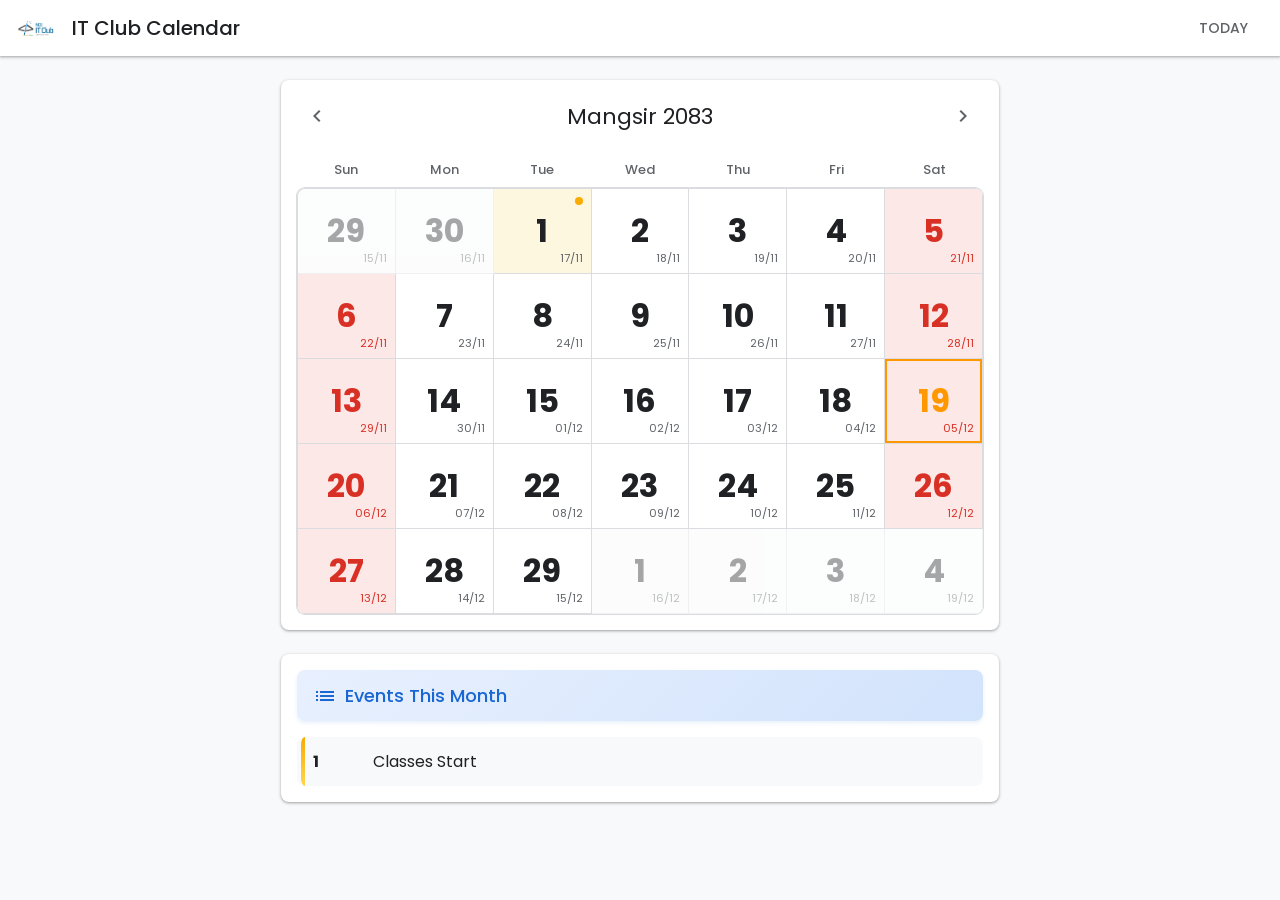
<file: index.html>
<!DOCTYPE html>
<html lang="en">
<head>
    <meta charset="UTF-8">
    <meta name="viewport" content="width=device-width, initial-scale=1.0">
    <title>IT Club Nepali Calendar</title>
    <!-- Website Favicon (Tab Icon) -->
    <link rel="icon" href="icon.png" type="image/png">
    <!-- Google Fonts for Material Design Look -->
    <link href="https://fonts.googleapis.com/css2?family=Poppins:wght@400;500;700&display=swap" rel="stylesheet">
    <!-- Google Material Icons -->
    <link href="https://fonts.googleapis.com/icon?family=Material+Icons" rel="stylesheet">
    <link rel="stylesheet" href="style.css">
</head>
<body>
    <header class="app-bar">
        <div class="logo-placeholder" title="Replace 'logo.jpg' in the frontend folder with your actual logo!">
            <img src="logo.jpg" alt="IT Club Logo" id="club-logo" onload="this.style.display='block'; this.nextElementSibling.style.display='none';" onerror="this.style.display='none'; this.nextElementSibling.style.display='flex'">
            <div class="logo-fallback"><i class="material-icons">event</i></div>
        </div>
        <h1 class="app-title">IT Club Calendar</h1>
        <div class="header-actions">
            <button id="todayBtn" class="md-button text-button">TODAY</button>
        </div>
    </header>

    <main class="container">
        <div class="calendar-card">
            <!-- Calendar Navigation -->
            <div class="calendar-nav">
                <button id="prevBtn" class="icon-button"><i class="material-icons">chevron_left</i></button>
                <h2 id="monthTitle" class="month-title">Loading...</h2>
                <button id="nextBtn" class="icon-button"><i class="material-icons">chevron_right</i></button>
            </div>

            <!-- Calendar Days Header -->
            <div class="calendar-header-days">
                <span>Sun</span>
                <span>Mon</span>
                <span>Tue</span>
                <span>Wed</span>
                <span>Thu</span>
                <span>Fri</span>
                <span>Sat</span>
            </div>

            <!-- Calendar Grid -->
            <div id="calendarGrid" class="calendar-grid">
                <!-- Days will be generated by JS -->
            </div>
        </div>

        <!-- Event Details List -->
        <div class="events-card">
            <h3 class="events-title"><i class="material-icons">list</i> Events This Month</h3>
            <ul id="eventList" class="event-list">
                <!-- Events generate here -->
            </ul>
        </div>
    </main>

    <script src="script.js"></script>
</body>
</html>
</file>
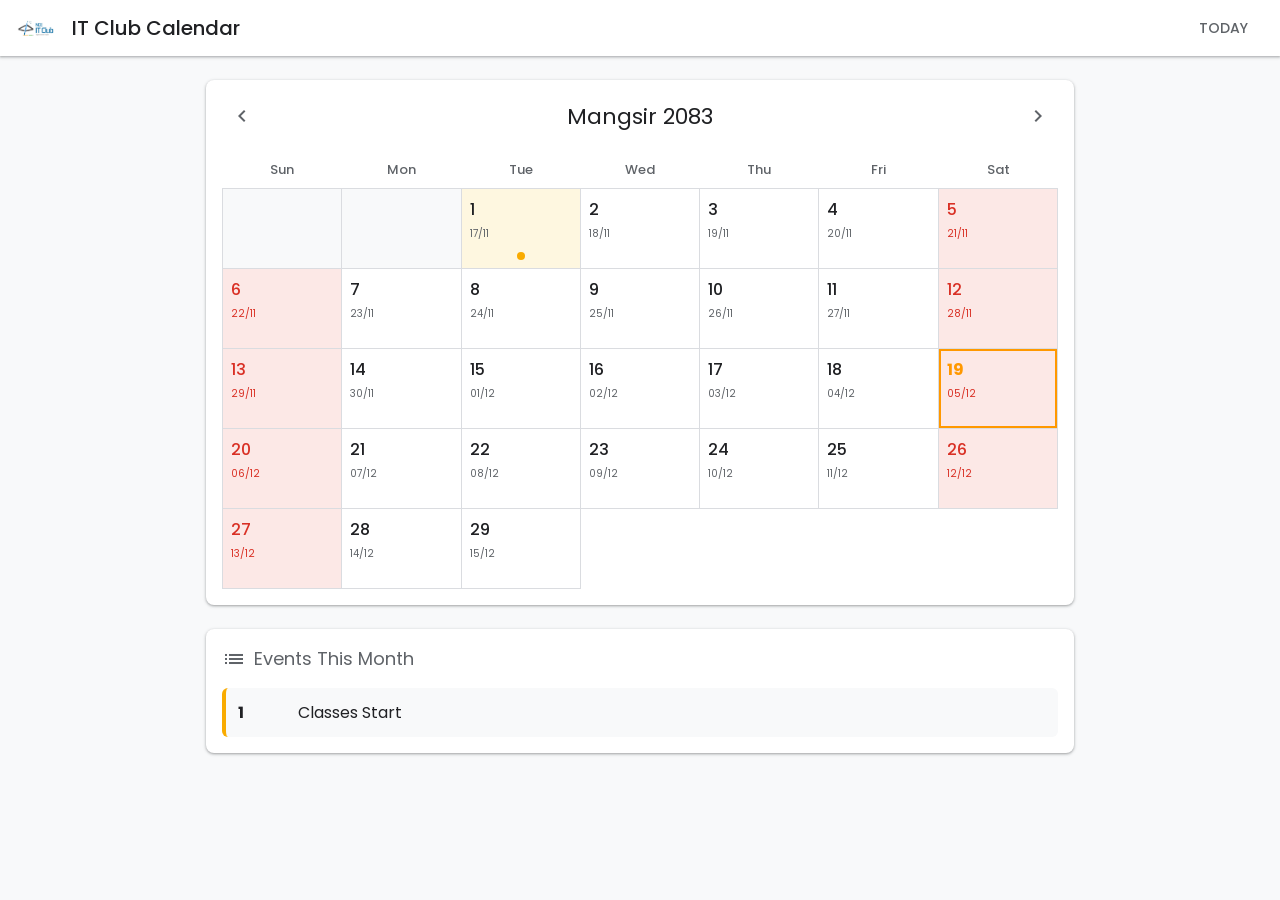
<file: frontend/index.html>
<!DOCTYPE html>
<html lang="en">
<head>
    <meta charset="UTF-8">
    <meta name="viewport" content="width=device-width, initial-scale=1.0">
    <title>IT Club Nepali Calendar</title>
    <!-- Google Fonts for Material Design Look -->
    <link href="https://fonts.googleapis.com/css2?family=Poppins:wght@400;500;700&display=swap" rel="stylesheet">
    <!-- Google Material Icons -->
    <link href="https://fonts.googleapis.com/icon?family=Material+Icons" rel="stylesheet">
    <link rel="stylesheet" href="style.css">
</head>
<body>
    <header class="app-bar">
        <div class="logo-placeholder" title="Replace 'logo.jpg' in the frontend folder with your actual logo!">
            <img src="logo.jpg" alt="IT Club Logo" id="club-logo" onload="this.style.display='block'; this.nextElementSibling.style.display='none';" onerror="this.style.display='none'; this.nextElementSibling.style.display='flex'">
            <div class="logo-fallback"><i class="material-icons">event</i></div>
        </div>
        <h1 class="app-title">IT Club Calendar</h1>
        <div class="header-actions">
            <button id="todayBtn" class="md-button text-button">TODAY</button>
        </div>
    </header>

    <main class="container">
        <div class="calendar-card">
            <!-- Calendar Navigation -->
            <div class="calendar-nav">
                <button id="prevBtn" class="icon-button"><i class="material-icons">chevron_left</i></button>
                <h2 id="monthTitle" class="month-title">Loading...</h2>
                <button id="nextBtn" class="icon-button"><i class="material-icons">chevron_right</i></button>
            </div>

            <!-- Calendar Days Header -->
            <div class="calendar-header-days">
                <span>Sun</span>
                <span>Mon</span>
                <span>Tue</span>
                <span>Wed</span>
                <span>Thu</span>
                <span>Fri</span>
                <span>Sat</span>
            </div>

            <!-- Calendar Grid -->
            <div id="calendarGrid" class="calendar-grid">
                <!-- Days will be generated by JS -->
            </div>
        </div>

        <!-- Event Details List -->
        <div class="events-card">
            <h3 class="events-title"><i class="material-icons">list</i> Events This Month</h3>
            <ul id="eventList" class="event-list">
                <!-- Events generate here -->
            </ul>
        </div>
    </main>

    <script src="script.js"></script>
</body>
</html>
</file>
<file: style.css>
:root {
    /* ==== CUSTOMIZATION PANEL ==== */
    /* Edit these numbers and save this file to see live changes! */
    --nepali-date-size: 32px;  /* Change font size (like 40px, 20px) */
    --english-date-x: 8px;     /* Move english date horizontal (push from right) */
    --english-date-y: 6px;     /* Move english date vertical (push from bottom) */
    --birthday-icon-size: 10px; /* Change 🎉 icon size (like 14px, 8px) */
    /* ============================= */

    /* Google Material UI Colors */
    --primary: #1A73E8; /* Google Blue */
    --surface: #FFFFFF;
    --background: #F8F9FA;
    --text-primary: #202124;
    --text-secondary: #5F6368;
    --divider: #DADCE0;
    
    /* Event Colors */
    --color-holiday: #FCE8E6; /* Light Red bg */
    --color-holiday-text: #D93025; /* Red text */
    --color-exam: #E6F4EA; /* Light Green */
    --color-exam-text: #1E8E3E;
    --color-college: #FEF7E0; /* Light Yellow */
    --color-college-text: #F9AB00;
    --color-it: #E8F0FE; /* Light Blue */
    --color-it-text: #1967D2;
    --color-today: #FF9800; /* Orange highlight for Today */
}

* {
    box-sizing: border-box;
    margin: 0;
    padding: 0;
    user-select: none; /* Prevents text from being highlighted/copied when clicked */
    -webkit-user-select: none; /* For Safari compatibility */
}

body {
    font-family: 'Poppins', sans-serif;
    background-color: var(--background);
    color: var(--text-primary);
    -webkit-font-smoothing: antialiased;
}

/* App Bar */
.app-bar {
    display: flex;
    align-items: center;
    background-color: var(--surface);
    padding: 8px 16px;
    box-shadow: 0 1px 2px 0 rgba(60,64,67,0.3), 0 1px 3px 1px rgba(60,64,67,0.15);
    position: sticky;
    top: 0;
    z-index: 1000;
}

.logo-placeholder {
    width: 40px;
    height: 40px;
    margin-right: 16px;
    border-radius: 50%;
    overflow: hidden; /* This automatically forces a circle crop! */
    display: flex;
    justify-content: center;
    align-items: center;
    background-color: var(--primary);
    color: white;
}

.logo-placeholder img {
    width: 100%;
    height: 100%;
    object-fit: cover; /* Centers & perfectly crops any shaped image into the circle */
    display: none; /* Hidden by default until image actually successfully loads */
}

.app-title {
    font-size: 20px;
    font-weight: 500;
    flex-grow: 1;
}

.md-button {
    background: transparent;
    border: none;
    cursor: pointer;
    font-family: 'Poppins', sans-serif;
    font-weight: 500;
    font-size: 14px;
    color: var(--text-secondary);
    padding: 8px 16px;
    border-radius: 4px;
    transition: background 0.2s;
}

.md-button:hover {
    background-color: #f1f3f4;
}

/* Container & Cards */
.container {
    max-width: 750px; /* Reduced from 900px to make PC proportions look much more balanced! */
    margin: 24px auto;
    padding: 0 16px;
    display: flex;
    flex-direction: column;
    gap: 24px;
}

.calendar-card, .events-card {
    background-color: var(--surface);
    border-radius: 8px;
    box-shadow: 0 1px 2px 0 rgba(60,64,67,0.3), 0 1px 3px 1px rgba(60,64,67,0.15);
    padding: 16px;
}

/* Navigation */
.calendar-nav {
    display: flex;
    align-items: center;
    justify-content: space-between;
    margin-bottom: 24px;
}

.month-title {
    font-size: 22px;
    font-weight: 400;
}

.icon-button {
    background: transparent;
    border: none;
    border-radius: 50%;
    width: 40px;
    height: 40px;
    display: inline-flex;
    align-items: center;
    justify-content: center;
    cursor: pointer;
    color: var(--text-secondary);
    transition: background-color 0.2s;
}

.icon-button:hover {
    background-color: rgba(60,64,67,0.08);
}

/* Grid layout */
.calendar-header-days {
    display: grid;
    grid-template-columns: repeat(7, 1fr);
    text-align: center;
    color: var(--text-secondary);
    font-weight: 500;
    font-size: 13px;
    margin-bottom: 8px;
}

.calendar-grid {
    display: grid;
    grid-template-columns: repeat(7, 1fr);
    gap: 0;
    border-top: 1px solid var(--divider);
    border-left: 1px solid var(--divider);
    border-radius: 8px;
    overflow: hidden; /* Clips the inner cell corners perfectly round */
    box-shadow: 0 0 0 1px var(--divider); /* Ensures consistent outer border thickness */
}

.cal-cell {
    border-right: 1px solid var(--divider);
    border-bottom: 1px solid var(--divider);
    min-height: 85px; /* Slight height boost for PC to balance the new slim width */
    padding: 8px;
    position: relative;
    background-color: var(--surface);
    display: flex;
    flex-direction: column;
    align-items: center;
    justify-content: center;
    transition: filter 0.15s ease-in-out, transform 0.1s;
}

.cal-cell:hover:not(.empty) {
    filter: brightness(0.96); /* Elegant unified modern hover effect */
    cursor: default;
}

.cal-cell.empty {
    background-color: var(--background);
}

.cal-cell.faint {
    background-color: var(--background);
    opacity: 0.4;
    cursor: pointer !important; /* Make sure pointer overrides */
}

.cal-cell.faint:hover {
    opacity: 0.6;
}

.nepali-date {
    font-size: var(--nepali-date-size); /* Uses Customization Panel property */
    font-weight: 700;
    margin: 0;
    line-height: 1; /* Keep it tight */
}

.english-date {
    position: absolute;
    bottom: var(--english-date-y);  /* Uses Customization Panel property */
    right: var(--english-date-x);   /* Uses Customization Panel property */
    font-size: 11px;
    color: var(--text-secondary);
    margin: 0;
}

.event-dots-container {
    display: flex;
    position: absolute;
    top: 8px;
    right: 8px;
    gap: 4px;
}

.event-dot {
    width: 8px;
    height: 8px;
    border-radius: 50%;
}

/* Birthday Icon (top-left corner) */
.birthday-icon {
    position: absolute;
    top: 8px;
    left: 8px;
    font-size: var(--birthday-icon-size);
    line-height: 1;
    opacity: 0.85;
}

/* Styles for specific event types */
.type-holiday { background-color: var(--color-holiday); }
.type-holiday .nepali-date, .type-holiday .english-date { color: var(--color-holiday-text); }
.type-holiday .event-dot { background-color: var(--color-holiday-text); }

.type-exam { background-color: var(--color-exam); }
.type-exam .event-dot { background-color: var(--color-exam-text); }

.type-college { background-color: var(--color-college); }
.type-college .event-dot { background-color: var(--color-college-text); }

.type-it { background-color: var(--color-it); }
.type-it .event-dot { background-color: var(--color-it-text); }

/* Today Highlight (Orange) */
.is-today {
    box-shadow: inset 0 0 0 2px var(--color-today);
}
.is-today .nepali-date {
    color: var(--color-today);
    font-weight: bold;
}

/* Events Footer Card */
.events-title {
    display: flex;
    align-items: center;
    gap: 8px;
    font-size: 18px;
    font-weight: 400;
    color: var(--text-secondary);
    margin-bottom: 16px;
}

.events-title.styled {
    background: linear-gradient(135deg, #E8F0FE 0%, #D2E3FC 100%);
    color: #1967D2;
    padding: 12px 16px;
    border-radius: 8px;
    font-weight: 500;
    box-shadow: 0 2px 4px rgba(25, 103, 210, 0.1);
    transition: all 0.3s ease;
    position: relative;
    overflow: hidden;
}

.events-title.styled::after {
    content: "";
    position: absolute;
    top: 0;
    left: -100%;
    width: 100%;
    height: 100%;
    background: linear-gradient(90deg, transparent, rgba(255, 255, 255, 0.3), transparent);
    transition: left 0.6s ease;
}

.events-title.styled:hover::after {
    left: 100%;
}

.event-list {
    list-style: none;
    display: grid;
    grid-template-columns: 1fr;
    gap: 12px;
}

.event-item {
    display: flex;
    align-items: center;
    padding: 12px;
    border-radius: 8px;
    border-left: 4px solid transparent;
    background-color: var(--background);
    transition: transform 0.2s ease, box-shadow 0.2s ease, background-color 0.2s ease;
    animation: slideIn 0.3s ease-out backwards;
    position: relative;
    overflow: hidden;
}

.event-item:hover {
    transform: translateX(4px);
    box-shadow: 0 2px 8px rgba(0, 0, 0, 0.08);
    background-color: rgba(25, 103, 210, 0.03);
}

/* Event Type Borders */
.event-item.et-holiday {
    border-left: 4px solid transparent;
}

.event-item.et-holiday::before {
    content: "";
    position: absolute;
    left: 0;
    top: 0;
    bottom: 0;
    width: 4px;
    background: linear-gradient(180deg, #D93025, #FF5252, #D93025);
    background-size: 100% 200%;
    animation: shimmer 2s linear infinite;
}

.event-item.et-exam {
    border-left: 4px solid transparent;
}

.event-item.et-exam::before {
    content: "";
    position: absolute;
    left: 0;
    top: 0;
    bottom: 0;
    width: 4px;
    background: linear-gradient(180deg, #1E8E3E, #66BB6A, #1E8E3E);
    background-size: 100% 200%;
    animation: shimmer 2s linear infinite;
}

.event-item.et-college {
    border-left: 4px solid transparent;
}

.event-item.et-college::before {
    content: "";
    position: absolute;
    left: 0;
    top: 0;
    bottom: 0;
    width: 4px;
    background: linear-gradient(180deg, #F9AB00, #FFD54F, #F9AB00);
    background-size: 100% 200%;
    animation: shimmer 2s linear infinite;
}

.event-item.et-it {
    border-left: 4px solid transparent;
}

.event-item.et-it::before {
    content: "";
    position: absolute;
    left: 0;
    top: 0;
    bottom: 0;
    width: 4px;
    background: linear-gradient(180deg, #1967D2, #42A5F5, #1967D2);
    background-size: 100% 200%;
    animation: shimmer 2s linear infinite;
}

.event-item.et-birthday {
    border-left: 4px solid transparent;
}

.event-item.et-birthday::before {
    content: "";
    position: absolute;
    left: 0;
    top: 0;
    bottom: 0;
    width: 4px;
    background: linear-gradient(180deg, #9C27B0, #E040FB, #9C27B0);
    background-size: 100% 200%;
    animation: shimmer 2s linear infinite;
}

@keyframes shimmer {
    0% { background-position: 0% 0%; }
    100% { background-position: 0% 200%; }
}

@keyframes slideIn {
    from {
        opacity: 0;
        transform: translateY(8px);
    }
    to {
        opacity: 1;
        transform: translateY(0);
    }
}

.ev-date {
    font-weight: bold;
    min-width: 60px;
}
.ev-name {
    flex-grow: 1;
}

/* Mobile Responsive */
@media (max-width: 600px) {
    .cal-cell {
        min-height: 60px;
        padding: 4px;
    }
    .nepali-date { font-size: 14px; }
    .english-date { font-size: 9px; }
    .event-dot {
        width: 6px;
        height: 6px;
    }
}
</file>
<file: frontend/style.css>
:root {
    /* Google Material UI Colors */
    --primary: #1A73E8; /* Google Blue */
    --surface: #FFFFFF;
    --background: #F8F9FA;
    --text-primary: #202124;
    --text-secondary: #5F6368;
    --divider: #DADCE0;
    
    /* Event Colors */
    --color-holiday: #FCE8E6; /* Light Red bg */
    --color-holiday-text: #D93025; /* Red text */
    --color-exam: #E6F4EA; /* Light Green */
    --color-exam-text: #1E8E3E;
    --color-college: #FEF7E0; /* Light Yellow */
    --color-college-text: #F9AB00;
    --color-it: #E8F0FE; /* Light Blue */
    --color-it-text: #1967D2;
    --color-today: #FF9800; /* Orange highlight for Today */
}

* {
    box-sizing: border-box;
    margin: 0;
    padding: 0;
    user-select: none; /* Prevents text from being highlighted/copied when clicked */
    -webkit-user-select: none; /* For Safari compatibility */
}

body {
    font-family: 'Poppins', sans-serif;
    background-color: var(--background);
    color: var(--text-primary);
    -webkit-font-smoothing: antialiased;
}

/* App Bar */
.app-bar {
    display: flex;
    align-items: center;
    background-color: var(--surface);
    padding: 8px 16px;
    box-shadow: 0 1px 2px 0 rgba(60,64,67,0.3), 0 1px 3px 1px rgba(60,64,67,0.15);
    position: sticky;
    top: 0;
    z-index: 1000;
}

.logo-placeholder {
    width: 40px;
    height: 40px;
    margin-right: 16px;
    border-radius: 50%;
    overflow: hidden; /* This automatically forces a circle crop! */
    display: flex;
    justify-content: center;
    align-items: center;
    background-color: var(--primary);
    color: white;
}

.logo-placeholder img {
    width: 100%;
    height: 100%;
    object-fit: cover; /* Centers & perfectly crops any shaped image into the circle */
    display: none; /* Hidden by default until image actually successfully loads */
}

.app-title {
    font-size: 20px;
    font-weight: 500;
    flex-grow: 1;
}

.md-button {
    background: transparent;
    border: none;
    cursor: pointer;
    font-family: 'Poppins', sans-serif;
    font-weight: 500;
    font-size: 14px;
    color: var(--text-secondary);
    padding: 8px 16px;
    border-radius: 4px;
    transition: background 0.2s;
}

.md-button:hover {
    background-color: #f1f3f4;
}

/* Container & Cards */
.container {
    max-width: 900px;
    margin: 24px auto;
    padding: 0 16px;
    display: flex;
    flex-direction: column;
    gap: 24px;
}

.calendar-card, .events-card {
    background-color: var(--surface);
    border-radius: 8px;
    box-shadow: 0 1px 2px 0 rgba(60,64,67,0.3), 0 1px 3px 1px rgba(60,64,67,0.15);
    padding: 16px;
}

/* Navigation */
.calendar-nav {
    display: flex;
    align-items: center;
    justify-content: space-between;
    margin-bottom: 24px;
}

.month-title {
    font-size: 22px;
    font-weight: 400;
}

.icon-button {
    background: transparent;
    border: none;
    border-radius: 50%;
    width: 40px;
    height: 40px;
    display: inline-flex;
    align-items: center;
    justify-content: center;
    cursor: pointer;
    color: var(--text-secondary);
    transition: background-color 0.2s;
}

.icon-button:hover {
    background-color: rgba(60,64,67,0.08);
}

/* Grid layout */
.calendar-header-days {
    display: grid;
    grid-template-columns: repeat(7, 1fr);
    text-align: center;
    color: var(--text-secondary);
    font-weight: 500;
    font-size: 13px;
    margin-bottom: 8px;
}

.calendar-grid {
    display: grid;
    grid-template-columns: repeat(7, 1fr);
    gap: 0;
    border-top: 1px solid var(--divider);
    border-left: 1px solid var(--divider);
}

.cal-cell {
    border-right: 1px solid var(--divider);
    border-bottom: 1px solid var(--divider);
    min-height: 80px;
    padding: 8px;
    position: relative;
    background-color: var(--surface);
    display: flex;
    flex-direction: column;
}

.cal-cell.empty {
    background-color: var(--background);
}

.nepali-date {
    font-size: 16px;
    font-weight: 500;
    margin-bottom: 4px;
}

.english-date {
    font-size: 10px;
    color: var(--text-secondary);
    margin-bottom: auto;
}

.event-dots-container {
    display: flex;
    justify-content: center;
    margin-top: auto; /* Push to bottom of cell */
    gap: 4px;
    padding-top: 4px;
}

.event-dot {
    width: 8px;
    height: 8px;
    border-radius: 50%;
}

/* Styles for specific event types */
.type-holiday { background-color: var(--color-holiday); }
.type-holiday .nepali-date, .type-holiday .english-date { color: var(--color-holiday-text); }
.type-holiday .event-dot { background-color: var(--color-holiday-text); }

.type-exam { background-color: var(--color-exam); }
.type-exam .event-dot { background-color: var(--color-exam-text); }

.type-college { background-color: var(--color-college); }
.type-college .event-dot { background-color: var(--color-college-text); }

.type-it { background-color: var(--color-it); }
.type-it .event-dot { background-color: var(--color-it-text); }

/* Today Highlight (Orange) */
.is-today {
    box-shadow: inset 0 0 0 2px var(--color-today);
}
.is-today .nepali-date {
    color: var(--color-today);
    font-weight: bold;
}

/* Events Footer Card */
.events-title {
    display: flex;
    align-items: center;
    gap: 8px;
    font-size: 18px;
    font-weight: 400;
    color: var(--text-secondary);
    margin-bottom: 16px;
}

.event-list {
    list-style: none;
    display: grid;
    grid-template-columns: 1fr;
    gap: 12px;
}

.event-item {
    display: flex;
    align-items: center;
    padding: 12px;
    border-radius: 6px;
    border-left: 4px solid var(--divider);
    background-color: var(--background);
}

.event-item.et-holiday { border-left-color: var(--color-holiday-text); }
.event-item.et-exam { border-left-color: var(--color-exam-text); }
.event-item.et-college { border-left-color: var(--color-college-text); }
.event-item.et-it { border-left-color: var(--color-it-text); }

.ev-date {
    font-weight: bold;
    min-width: 60px;
}
.ev-name {
    flex-grow: 1;
}

/* Mobile Responsive */
@media (max-width: 600px) {
    .cal-cell {
        min-height: 60px;
        padding: 4px;
    }
    .nepali-date { font-size: 14px; }
    .english-date { font-size: 9px; }
    .event-dot {
        width: 6px;
        height: 6px;
    }
}
</file>
